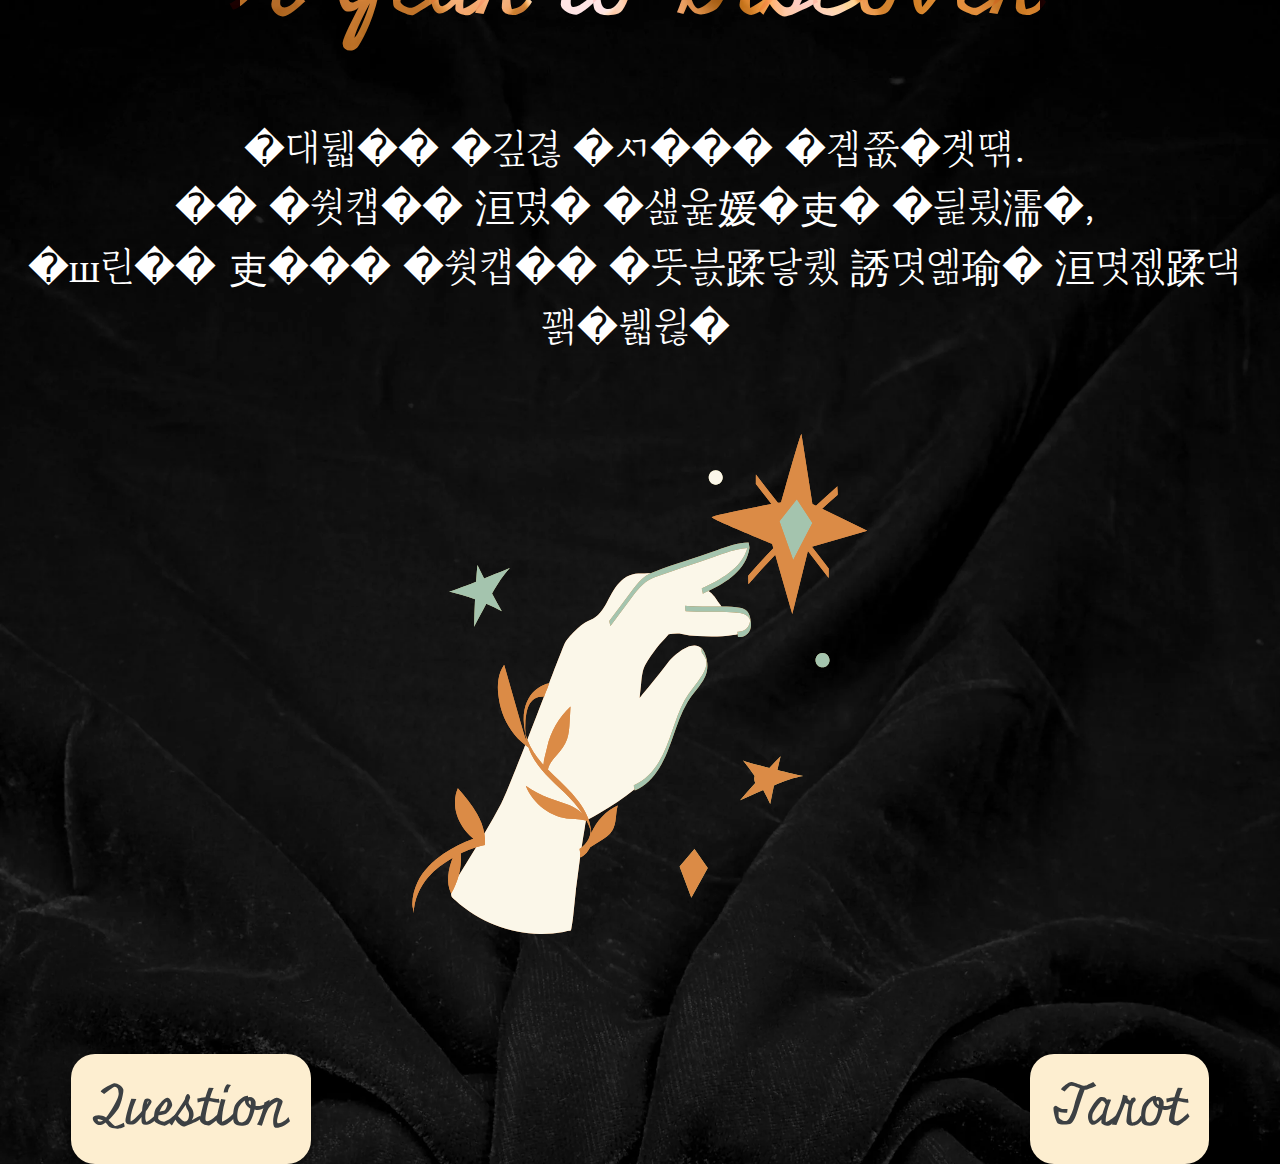
<file: index.html>
<html>

<head>
  <title>연말연시 봇</title>
  <meta http-equiv="CONTENT-TYPE" content="text/html;charset=EUC-KR" />
  <link rel="icon" href="assets/icons/favicon.ico" type="image/x-icon" />
  <link rel="apple-touch-icon" sizes="152x152" href="assets/icons/apple-icon.png" />
  <link rel="icon" type="image/png" sizes="72x72" href="assets/icons/android-icon.png" />
  <script src="https://ajax.googleapis.com/ajax/libs/jquery/3.3.1/jquery.min.js"></script>
  <link rel="preconnect" href="https://fonts.googleapis.com" />
  <link rel="preconnect" href="https://fonts.gstatic.com" crossorigin />
  <link href="https://fonts.googleapis.com/css2?family=Gowun+Batang&family=Miniver&display=swap" rel="stylesheet">
  <link type="text/css" rel="stylesheet" href="assets/css/main.css" />
  <script type="application/javascript" src="assets/js/main.js"></script>
</head>

<body>
  <div id="content">
    <div id="title" class="font_miniver">
      <span>A Year to Remember,<br>A Year to Discover</span>
    </div>
    <div id="message" class="font_gowun">
      어느새 성큼 다가온 연말연시.<br>
      이 순간이 그저 흘러가지 않도록,<br>
      여기서 지난 시간을 돌아보고 미래를 그려보세요💛
    </div>
    <img id="index" src="assets/images/index.png" />
    <div class="flex_wrap">
      <button type="button" id="question_btn" onclick="location.href='/year-in-review/pages/question.html'">Question</button>
      <button type="button" id="cards_btn" onclick="location.href='/year-in-review/pages/cards.html'">Tarot</button>
    </div>
  </div>
</body>

</html>
</file>
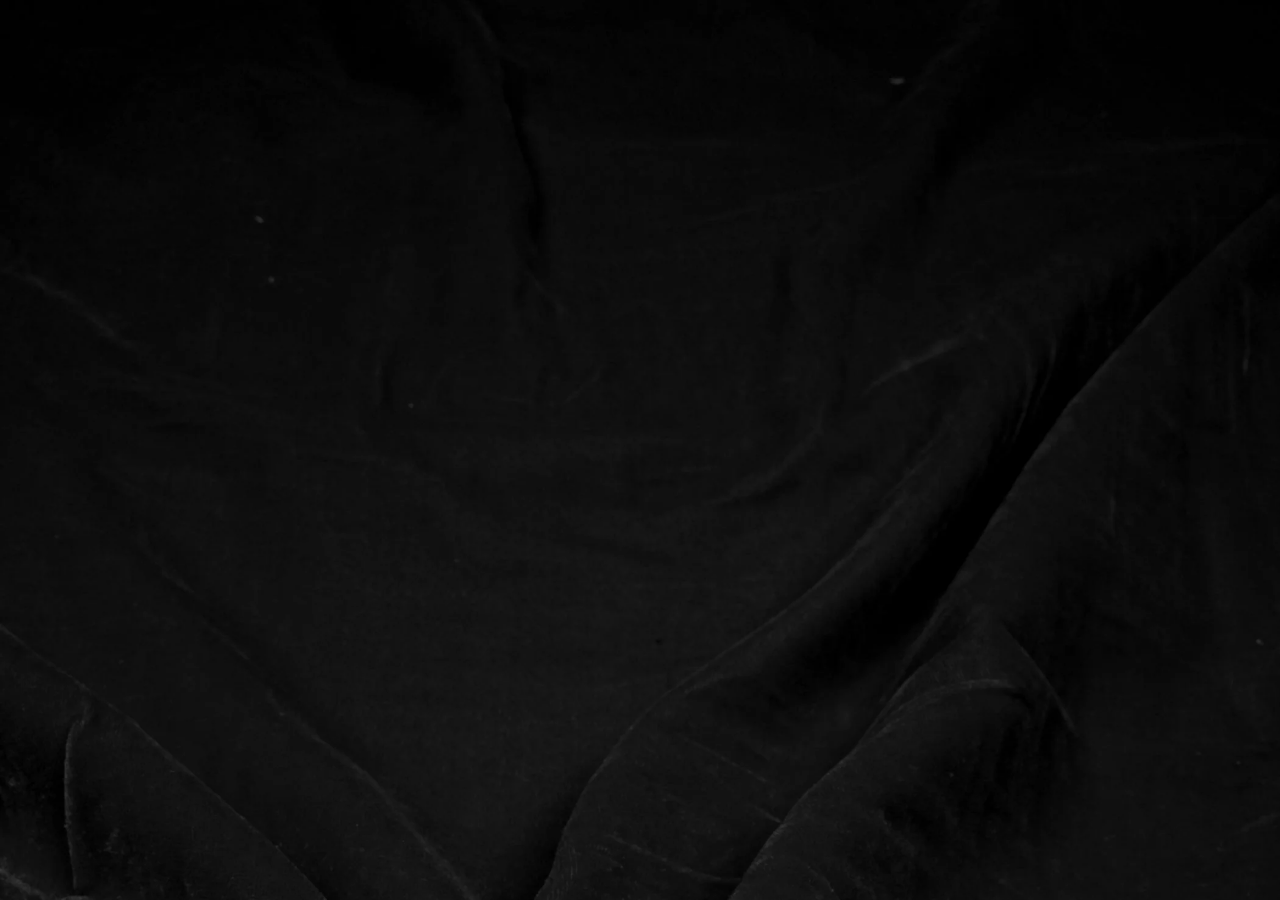
<file: pages/card.html>
<html>

<head>
  <title>타로 카드 결과</title>
  <meta http-equiv="CONTENT-TYPE" content="text/html;charset=EUC-KR" />
  <link rel="icon" href="../assets/icons/favicon.ico" type="image/x-icon" />
  <link rel="apple-touch-icon" sizes="152x152" href="../assets/icons/apple-icon.png" />
  <link rel="icon" type="image/png" sizes="72x72" href="../assets/icons/android-icon.png" />
  <script src="https://ajax.googleapis.com/ajax/libs/jquery/3.3.1/jquery.min.js"></script>
  <link rel="preconnect" href="https://fonts.googleapis.com" />
  <link rel="preconnect" href="https://fonts.gstatic.com" crossorigin />
  <link href="https://fonts.googleapis.com/css2?family=Gowun+Batang&family=Miniver&display=swap" rel="stylesheet">
  <link type="text/css" rel="stylesheet" href="../assets/css/card.css" />
  <script type="application/javascript" src="../assets/js/card.js"></script>
</head>

<body>
  <div id="content">
    <a href="../pages/cards.html">
      <div id="title" class="font_miniver"></div>
    </a>
    <div id="reading" class="font_gowun"></div>
  </div>
</body>
</html>
</file>
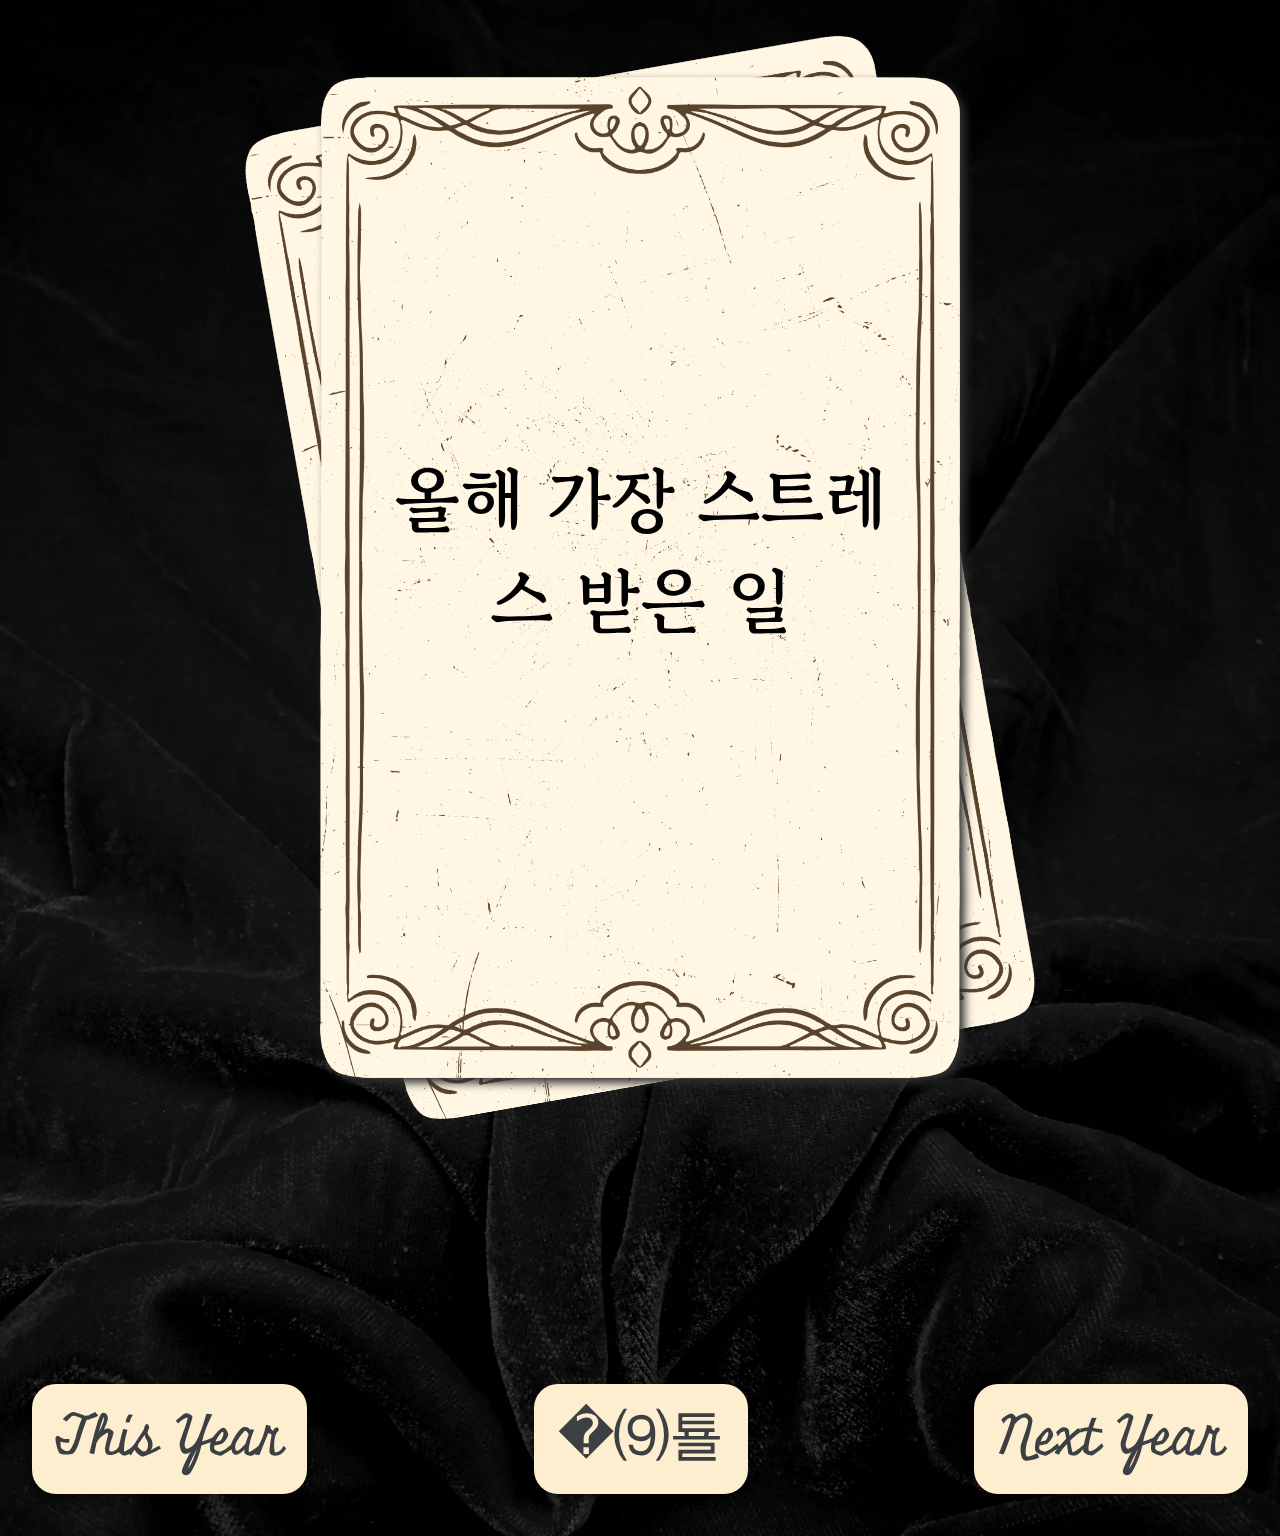
<file: pages/question.html>
<html>

<head>
  <title>질문 카드</title>
  <meta http-equiv="CONTENT-TYPE" content="text/html;charset=EUC-KR" />
  <link rel="icon" href="../assets/icons/favicon.ico" type="image/x-icon" />
  <link rel="apple-touch-icon" sizes="152x152" href="../assets/icons/apple-icon.png" />
  <link rel="icon" type="image/png" sizes="72x72" href="../assets/icons/android-icon.png" />
  <script src="https://ajax.googleapis.com/ajax/libs/jquery/3.3.1/jquery.min.js"></script>
  <link rel="preconnect" href="https://fonts.googleapis.com" />
  <link rel="preconnect" href="https://fonts.gstatic.com" crossorigin />
  <link href="https://fonts.googleapis.com/css2?family=Gowun+Batang&family=Miniver&display=swap" rel="stylesheet">
  <link type="text/css" rel="stylesheet" href="../assets/css/question.css" />
  <script type="application/javascript" src="../assets/js/question.js"></script>
</head>

<body>
  <div id="content">
    <div>
      <img id="back" src="../assets/images/question_card.png" />
    </div>
    <div>
      <img id="front" src="../assets/images/question_card.png" />
      <div id="text" class="font_gowun"></div>
    </div>
  </div>
  <div id="button-container" class="flex_wrap">
    <button type="button" onclick="get_random_question('past')">This Year</button>
    <button type="button" onclick="location.href='../index.html'">↩️</button>
    <button type="button" onclick="get_random_question('next')">Next Year</button>
  </div>
</body>

</html>
</file>
<file: assets/css/main.css>
@import url("default.css");

#title {
    font-size: 100px;
    margin: 30px;
}

#title span {
    color: rgba(255, 0, 0, 0.1);
    background-size: cover;
    background-image: url("../images/glow.jpg");
    -webkit-background-clip: text;
    animation: background-text-animation 15s linear infinite;
}

@keyframes background-text-animation {
    0% {
        background-position: left 0px top 50%;
    }

    50% {
        background-position: left 1500px top 50%;
    }

    100% {
        background-position: left 0px top 50%;
    }
}

img#index {
    width: 500px;
}

#message {
    font-size: 40px;
    margin: 30px 30px 80px 20px;
}

#content {
    width: 100%;
    text-align: center;
    display: flex;
    justify-content: center;
    align-items: center;
    flex-direction: column;
}

.flex_wrap {
    display: flex;
    justify-content: space-between;
    align-items: center;
    font-family: "Miniver", serif;
    width: 90%;
    font-size: 50px;
    padding-top: 120px;
}

.flex_wrap button {
    background-color: #fdeed0;
    border-radius: 24px;
    border: none;
    box-shadow: rgba(0, 0, 0, 0.2) 0 3px 5px -1px,
        rgba(0, 0, 0, 0.14) 0 6px 10px 0,
        rgba(0, 0, 0, 0.12) 0 1px 18px 0;
    color: #3c4043;
    cursor: pointer;
    font-family: "Miniver", serif;
    font-size: 55px;
    font-weight: 500;
    height: 110px;
    padding: 2px 24px;
    text-align: center;
    transition: transform 270ms cubic-bezier(0, 0, 0.2, 1);
}
</file>
<file: assets/css/card.css>
@import url("default.css");

#content {
    width: 85%;
    text-align: center;
    font-size: 50px;
}

#content img {
    width: 60%;
    margin-bottom: 50px;
}

a {
    text-decoration-line: none;
}

#title {
    margin-bottom: 20px;
    font-size: 100px;
}

#reading {
    font-size: 40px;
}

#advice {
    text-decoration: underline;
}

.keyword {
    font-size: 48px;
    font-weight: 550;
    color: black;
    background: white;
    padding: 5px;
    border-radius: 10px;
    margin: 10px;
}
</file>
<file: assets/css/question.css>
@import url("default.css");

* {
    box-sizing: border-box;
}

body {
    flex-direction: column;
    margin: 0;
}

#content {
    position: relative;
    width: 650px;
    height: 750px;
    z-index: 1;
}

#content img {
    width: 650px;
    position: absolute;
    top: 0;
    left: 0;
    margin-bottom: 100px;
}

#front {
    left: 20px;
    top: 20px;
    z-index: 2;
    filter: drop-shadow(5px 5px 5px #303030);
}

#back {
    z-index: 1;
    transform: rotate(-10deg);
}

#text {
    position: absolute;
    top: 13%;
    left: 50%;
    transform: translate(-50%, 100%);
    color: black;
    font-size: 70px;
    font-weight: 550;
    z-index: 3;
    text-align: center;
    width: 500px;
    height: 300px;
    display: flex;
    flex-direction: column;
    justify-content: center;
}

#button-container {
    width: 95%;
    max-width: 1500px;
    z-index: 10;
    position: relative;
    top: 150px;
    margin-top: 30%;
    margin-bottom: 15%;
    font-size: 50px;
    padding-top: 100px;
    font-family: "Miniver", serif;
}

.flex_wrap {
    display: flex;
    justify-content: space-between;
    align-items: center;
}

.flex_wrap button {
    background-color: #fdeed0;
    border-radius: 24px;
    border: none;
    box-shadow: rgba(0, 0, 0, 0.2) 0 3px 5px -1px,
        rgba(0, 0, 0, 0.14) 0 6px 10px 0,
        rgba(0, 0, 0, 0.12) 0 1px 18px 0;
    color: #3c4043;
    cursor: pointer;
    font-family: "Miniver", serif;
    font-size: 55px;
    font-weight: 500;
    height: 110px;
    padding: 2px 24px;
    text-align: center;
    transition: transform 270ms cubic-bezier(0, 0, 0.2, 1);
}
</file>
